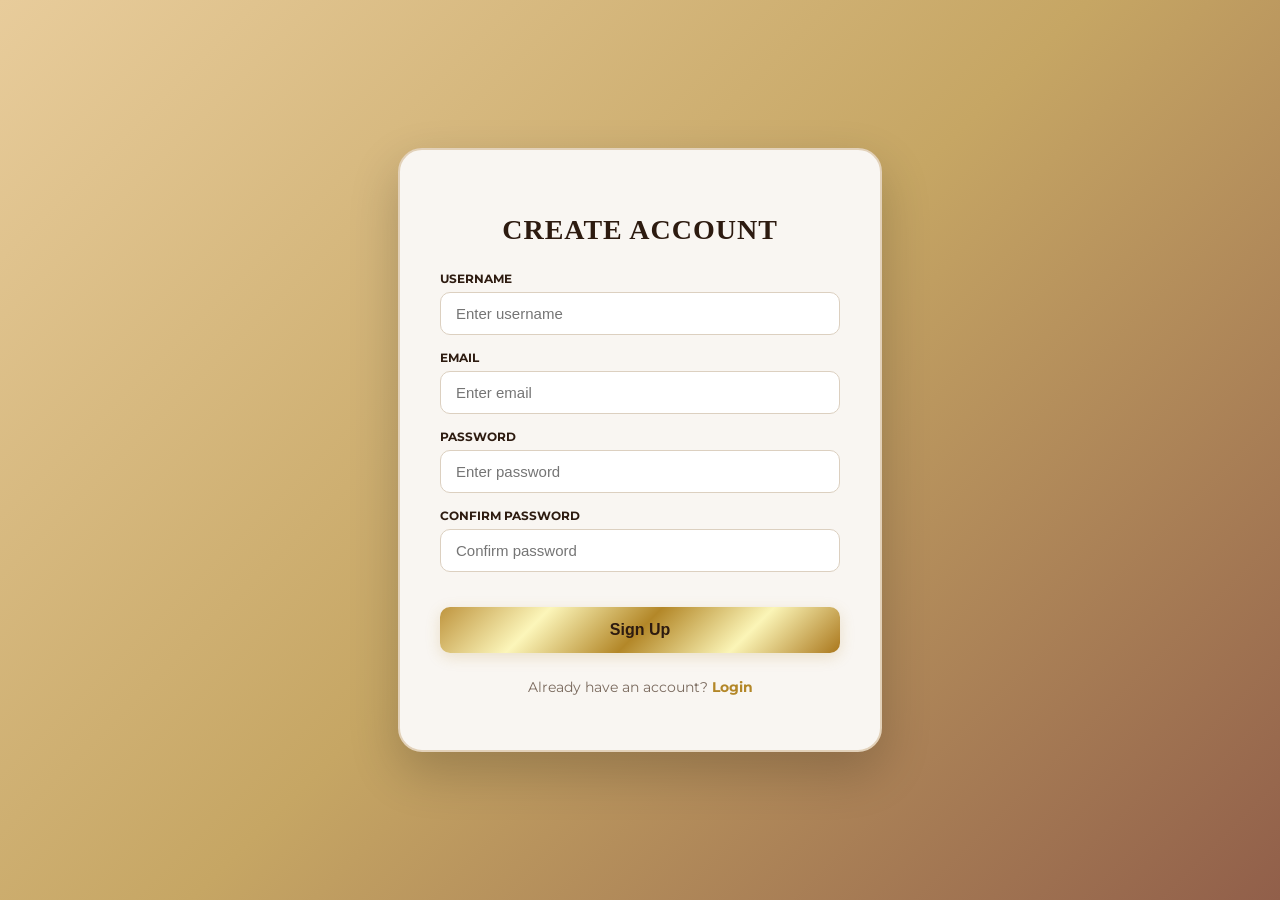
<file: signup.html>
<!DOCTYPE html>
<html lang="en">
<head>
  <meta charset="UTF-8">
  <title>Sign Up</title>
  <meta name="viewport" content="width=device-width, initial-scale=1.0">

  <link href="https://fonts.googleapis.com/css2?family=Montserrat:wght@400;600&display=swap" rel="stylesheet">
    <link rel="stylesheet" href="./css/global.css">
  <style>
    :root {
    --gold-gradient: linear-gradient(135deg, #bf953f, #fcf6ba, #b38728, #fbf5b7, #aa771c);
    --dark-brown: #2d1b10;
    --kemet-cream: #f9f6f2;
    --soft-shadow: 0 20px 50px rgba(0, 0, 0, 0.2);
}


    body {
    background-image: linear-gradient(135deg, #e8cc9b 0%, #c6a664 50%, #915f4a 100%);
    background-attachment: fixed;
    margin: 0;
    height: 100vh;
    display: flex;
    justify-content: center;
    align-items: center;
    font-family: "Montserrat", sans-serif;
}

    
   .signup-card {
    background-color: var(--kemet-cream);
    padding: 40px;
    width: 400px;
    border-radius: 24px;
    box-shadow: var(--soft-shadow);
    text-align: center;
    border: 2px solid #e2d1b9;
}

.signup-card h2 {
    margin-bottom: 25px;
    color: var(--dark-brown);
    font-size: 28px;
    font-weight: 800;
    text-transform: uppercase;
    letter-spacing: 1px;
}

.field {
    margin-bottom: 15px;
    text-align: left;
}

.field label {
    display: block;
    margin-bottom: 6px;
    font-weight: 700;
    font-size: 12px;
    color: var(--dark-brown);
    text-transform: uppercase;
}

.field input {
    width: 100%;
    padding: 12px 15px;
    border-radius: 10px;
    border: 1px solid #dcd0c0;
    background-color: #ffffff;
    font-size: 15px;
    box-sizing: border-box;
    transition: all 0.3s ease;
}

.field input:focus {
    outline: none;
    border-color: #b38728;
    box-shadow: 0 0 0 3px rgba(179, 135, 40, 0.1);
}

button {
    width: 100%;
    padding: 14px;
    background: var(--gold-gradient);
    color: var(--dark-brown);
    border: none;
    border-radius: 10px;
    font-size: 16px;
    font-weight: 800;
    cursor: pointer;
    margin-top: 20px;
    box-shadow: 0 4px 15px rgba(179, 135, 40, 0.2);
    transition: all 0.3s ease;
}

button:hover {
    transform: translateY(-2px);
    box-shadow: 0 6px 18px rgba(179, 135, 40, 0.3);
}

.note {
    margin-top: 25px;
    font-size: 14px;
    color: #7a6a5e;
}

.note a {
    color: #b38728;
    text-decoration: none;
    font-weight: 700;
}

.note a:hover {
    text-decoration: underline;
}

    
  </style>
</head>

<body>

  <div class="signup-card">
    <h2>Create Account</h2>

    <div class="field">
      <label for="username">Username</label>
      <input type="text" id="username" placeholder="Enter username">
    </div>

    <div class="field">
      <label for="email">Email</label>
      <input type="email" id="email" placeholder="Enter email">
    </div>

    <div class="field">
      <label for="password">Password</label>
      <input type="password" id="password" placeholder="Enter password">
    </div>

    <div class="field">
      <label for="confirm">Confirm Password</label>
      <input type="password" id="confirm" placeholder="Confirm password">
    </div>

    <button onclick="signup()">Sign Up</button>

    <p class="note">
      Already have an account?
      <a href="login.html">Login</a>
    </p>
  </div>

  <script>
    function signup() {
      const username = document.getElementById("username").value;
      const email = document.getElementById("email").value;
      const password = document.getElementById("password").value;
      const confirm = document.getElementById("confirm").value;

      if (!username || !email || !password || !confirm) {
        alert("Please fill all fields");
        return;
      }

      if (password.length < 4) {
        alert("Password must be at least 4 characters");
        return;
      }

      if (password !== confirm) {
        alert("Passwords do not match");
        return;
      }

      const user = {
        username,
        email,
        password
      };

      localStorage.setItem("user", JSON.stringify(user));
      localStorage.setItem("isLoggedIn", "true");

      alert("Account created successfully!");
      window.location.href = "index.html";
    }
  </script>

</body>
</html>
</file>
<file: css/global.css>
:root {
  --bg: #F5F5DC;
  --card: #FFFFFF;
  --text: #2C2C2C;
  --accent: #8B4513;
  --secondary: #2F4F4F;
}

body.dark {
  --bg: #121212;
  --card: #1E1E1E;
  --text: #E0E0E0;
  --accent: #D4AF37;
  --secondary: #A0A0A0;
}

body {
  margin: 0;
  background: var(--bg);
  color: var(--text);
  transition: 0.3s;
}

h1,
h2,
h3,
h4,
h5,
h6 {
  font-family: "Cinzel Decorative", serif;
}

p {
  font-family: "Montserrat", sans-serif;
}

.navbar {
  display: flex;
  justify-content: space-between;
  align-items: center;
  padding: 15px 25px;
  background: var(--card);
  border-bottom: 2px solid var(--accent);
}

.logo {
  font-weight: bold;
  font-size: 18px;
}

.nav-links {
  list-style: none;
  display: flex;
  gap: 20px;
  padding: 0;
  margin: 0;
}

.nav-links a {
  text-decoration: none;
  color: var(--text);
  font-weight: bold;
}

.theme-btn {
  background: var(--accent);
  border: none;
  padding: 6px 12px;
  cursor: pointer;
}

footer {
  text-align: center;
  padding: 15px;
  background: var(--card);
  margin-top: 40px;
}

nav a {
  text-decoration: none;
  padding: 8px 15px;
  border-radius: 5px;
}

nav a:hover {
  color: #D4AF37;
  /* اللون الذهبي عند الوقوف */
  transition: 0.3s ease;
  /* حركة ناعمة للتغيير */
}
footer a {
    color: #D4AF37;   /* اللون الذهبي */
    text-decoration: none;
}

footer a:hover {
    color: #b8952e;   /* درجة أغمق للهوفر */
}
.user-area {
  display: flex;
  align-items: center;
  gap: 10px;
}

.user-area button {
  background: var(--accent);
  color: var(--card);
  border: none;
  padding: 6px 12px;
  cursor: pointer;
  border-radius: 6px;
}

.user-area span {
  font-weight: bold;
}

.auth-area {
  display: flex;
  align-items: center;
  gap: 10px;
}

#navUser {
  color: #f5c542;
  font-weight: bold;
  margin-right: 8px;
  font-size: 14px;
}

.auth-area button {
  padding: 6px 14px;
  border: none;
  border-radius: 6px;
  font-size: 14px;
  cursor: pointer;
  transition: 
    background-color 0.3s ease,
    transform 0.2s ease,
    box-shadow 0.2s ease;
}

#loginNav {
  background-color: #3498db;
  color: white;
}

#loginNav:hover {
  background-color: #2c80b4;
  transform: translateY(-2px);
  box-shadow: 0 4px 8px rgba(0,0,0,0.2);
}

#signupNav {
  background-color: #2ecc71;
  color: white;
}

#signupNav:hover {
  background-color: #27ae60;
  transform: translateY(-2px);
  box-shadow: 0 4px 8px rgba(0,0,0,0.2);
}

#logoutNav {
  background-color: #e74c3c;
  color: white;
}

#logoutNav:hover {
  background-color: #c0392b;
  transform: translateY(-2px);
  box-shadow: 0 4px 8px rgba(0,0,0,0.2);
}
</file>
